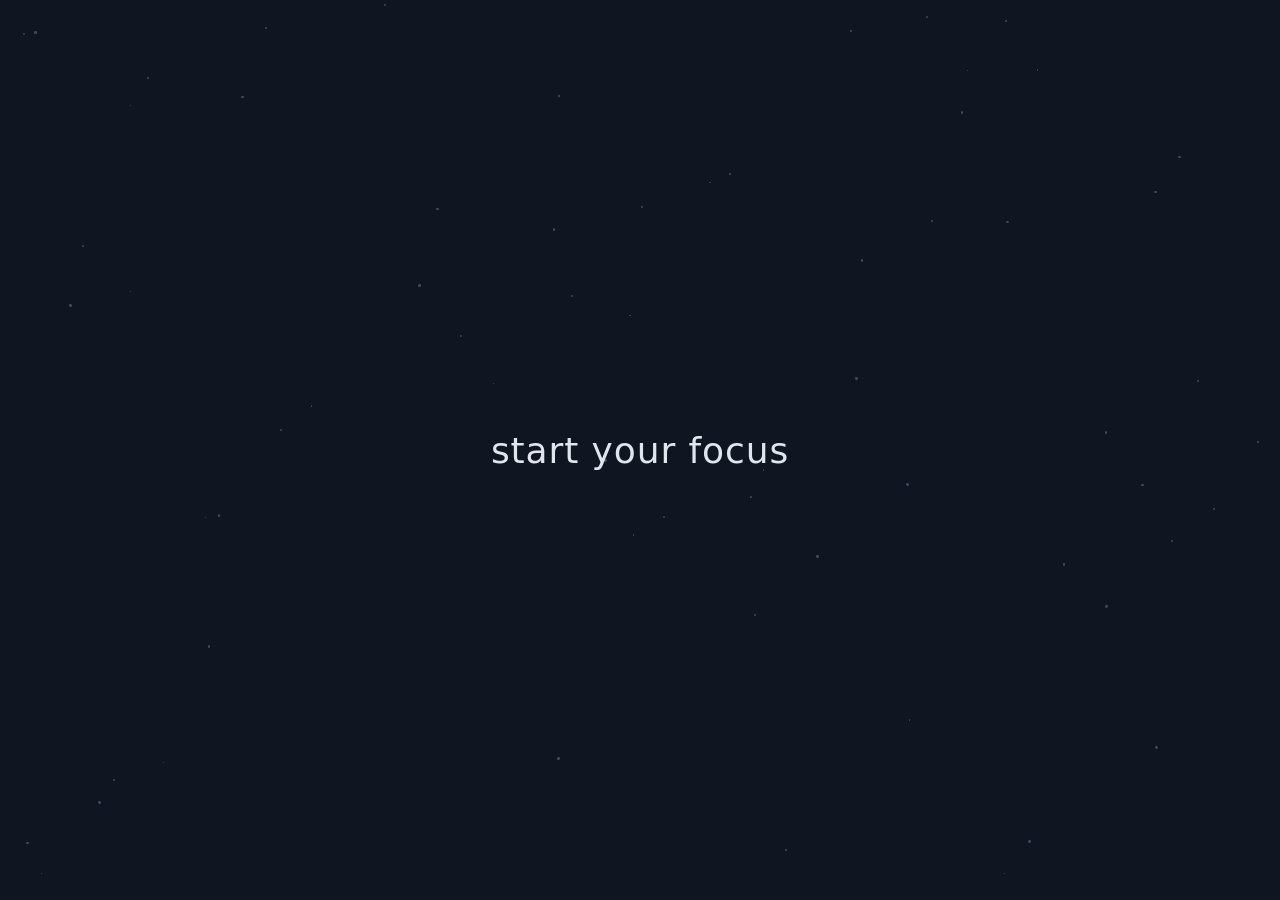
<file: index.html>
<!doctype html>
<html lang="en">
  <head>
    <meta charset="UTF-8" />
    <meta name="viewport" content="width=device-width, initial-scale=1" />
    <meta name="theme-color" content="#101522" />
    <title>Small Focus Game</title>
    <link rel="stylesheet" href="styles.css?v=19" />
    <script src="stars.js?v=3" defer></script>
    <script src="app.js?v=4" defer></script>
  </head>
  <body>
    <main class="focus-app">
      <div class="star-field" aria-hidden="true"></div>
      <section class="start-screen" aria-label="Start">
        <button class="start-button" type="button">start your focus</button>
      </section>
      <section class="menu-screen" aria-label="Game menu" hidden>
        <div class="game-grid">
          <a class="game-card spiral-card" href="wheel/" aria-label="Colourful spiral">
            <img class="menu-game-icon" src="assets/icons/6477916531645017243.svg" alt="" />
            <span class="card-title">Colourful spiral</span>
          </a>
          <a class="game-card planned-card" href="return-to-focus/">
            <span class="planned-label">in planning</span>
            <span class="card-title">return to focus</span>
          </a>
          <a class="game-card planned-card" href="grow-the-vine/">
            <span class="planned-label">in planning</span>
            <span class="card-title">grow the vine</span>
          </a>
          <div class="game-card empty-card" aria-hidden="true"></div>
          <div class="game-card empty-card" aria-hidden="true"></div>
          <div class="game-card empty-card" aria-hidden="true"></div>
          <div class="game-card empty-card" aria-hidden="true"></div>
          <div class="game-card empty-card" aria-hidden="true"></div>
          <div class="game-card empty-card" aria-hidden="true"></div>
        </div>
        <div class="menu-actions">
          <button class="back-button" type="button">← back to start</button>
          <button class="credits-link" type="button">Credits</button>
        </div>
      </section>
      <div class="twinkle-trail" aria-hidden="true"></div>
      <dialog class="credits-dialog" aria-labelledby="credits-title">
        <h2 id="credits-title">Credits</h2>
        <p>Colour palettes from <a href="https://coolors.co/palettes/popular">Coolors</a>.</p>
        <p>Close, automatic-wheel, and score-toggle icons by <a href="https://freeicons.io/profile/714">Raj Dev</a> on <a href="https://freeicons.io">freeicons.io</a>.</p>
        <p>Spiral icon by <a href="https://freeicons.io/profile/5790">ColourCreatype</a> on <a href="https://freeicons.io">freeicons.io</a>.</p>
        <form method="dialog">
          <button class="back-button" type="submit">close</button>
        </form>
      </dialog>
    </main>
  </body>
</html>
</file>
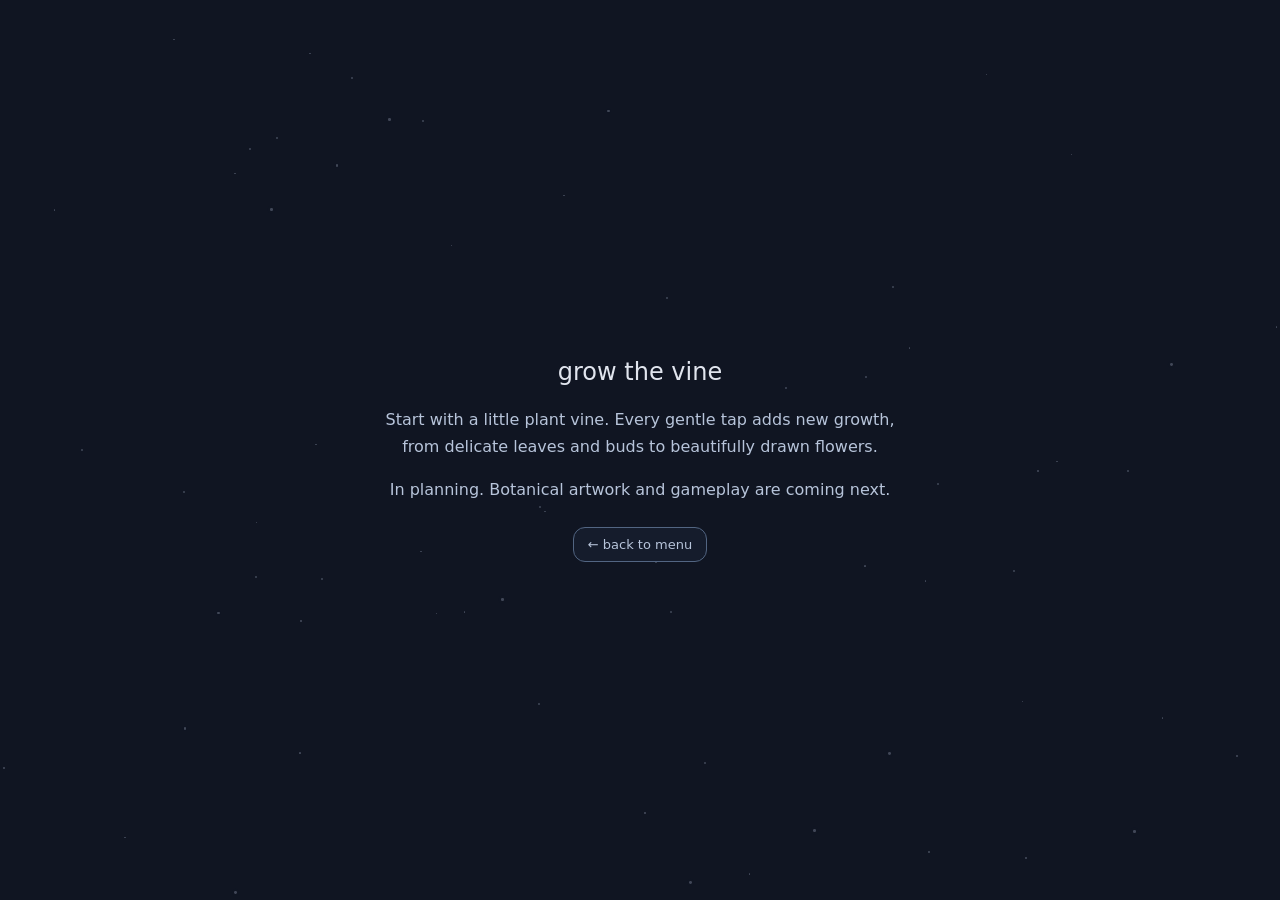
<file: grow-the-vine/index.html>
<!doctype html>
<html lang="en">
  <head>
    <meta charset="UTF-8" />
    <meta name="viewport" content="width=device-width, initial-scale=1" />
    <meta name="theme-color" content="#101522" />
    <title>Grow the vine</title>
    <link rel="stylesheet" href="../styles.css?v=11" />
    <script src="../stars.js?v=3" defer></script>
  </head>
  <body>
    <main class="focus-app">
      <div class="star-field" aria-hidden="true"></div>
      <section class="planning-screen" aria-labelledby="game-title">
        <h1 id="game-title">grow the vine</h1>
        <p>Start with a little plant vine. Every gentle tap adds new growth, from delicate leaves and buds to beautifully drawn flowers.</p>
        <p>In planning. Botanical artwork and gameplay are coming next.</p>
        <a class="back-button" href="../index.html#menu">← back to menu</a>
      </section>
    </main>
  </body>
</html>
</file>
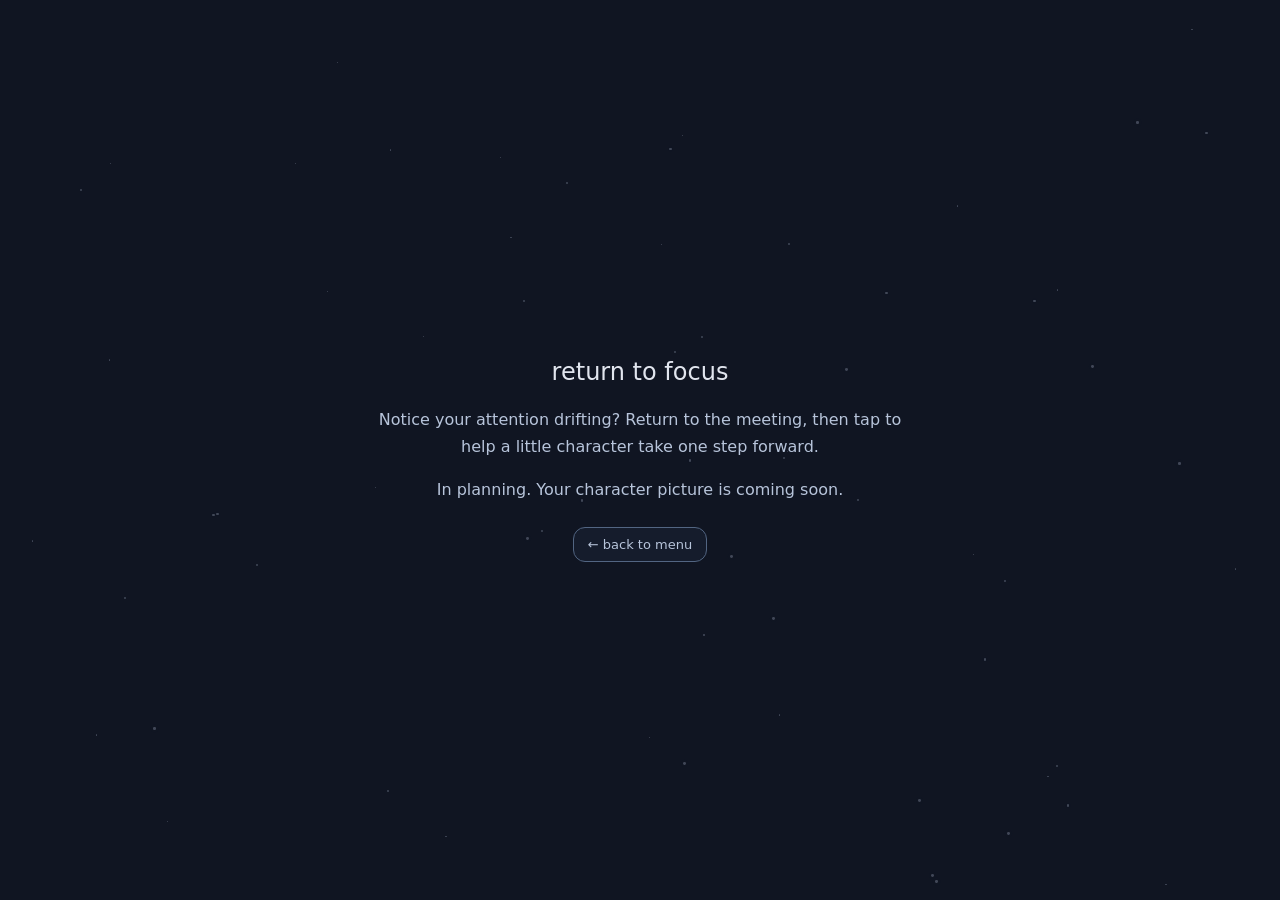
<file: return-to-focus/index.html>
<!doctype html>
<html lang="en">
  <head>
    <meta charset="UTF-8" />
    <meta name="viewport" content="width=device-width, initial-scale=1" />
    <meta name="theme-color" content="#101522" />
    <title>Return to focus</title>
    <link rel="stylesheet" href="../styles.css?v=11" />
    <script src="../stars.js?v=3" defer></script>
  </head>
  <body>
    <main class="focus-app">
      <div class="star-field" aria-hidden="true"></div>
      <section class="planning-screen" aria-labelledby="game-title">
        <h1 id="game-title">return to focus</h1>
        <p>Notice your attention drifting? Return to the meeting, then tap to help a little character take one step forward.</p>
        <p>In planning. Your character picture is coming soon.</p>
        <a class="back-button" href="../index.html#menu">← back to menu</a>
      </section>
    </main>
  </body>
</html>
</file>
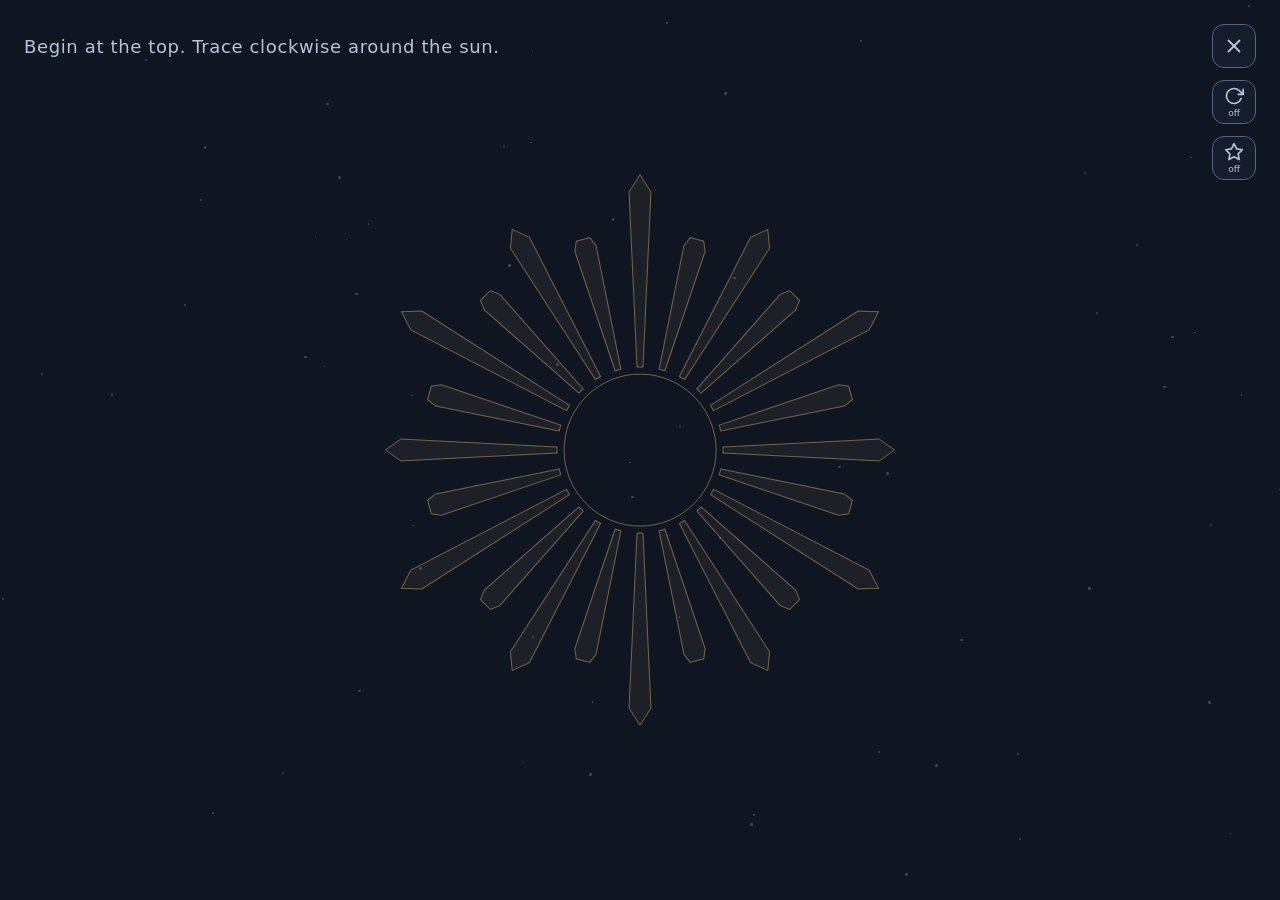
<file: wheel/index.html>
<!doctype html>
<html lang="en">
  <head>
    <meta charset="UTF-8" />
    <meta name="viewport" content="width=device-width, initial-scale=1" />
    <meta name="theme-color" content="#101522" />
    <title>Colourful spiral</title>
    <link rel="stylesheet" href="../styles.css?v=23" />
    <script src="../stars.js?v=3" defer></script>
    <script src="wheel.js?v=28" defer></script>
  </head>
  <body>
    <main class="focus-app">
      <div class="star-field" aria-hidden="true"></div>
      <div class="wheel-hint">
        <p>Begin at the top. Trace clockwise around the sun.</p>
        <span class="hint-twinkles" aria-hidden="true">
          <span class="twinkle"></span>
          <span class="twinkle"></span>
          <span class="twinkle"></span>
          <span class="twinkle"></span>
        </span>
      </div>
      <a class="close-wheel" href="../#menu" aria-label="Back to game menu" title="Back to game menu">
        <span class="close-icon" aria-hidden="true"></span>
      </a>
      <button class="auto-toggle" type="button" aria-label="Automatic Colourful spiral" aria-pressed="false" title="Automatic Colourful spiral: off">
        <span class="auto-icon" aria-hidden="true"></span>
        <span class="auto-state">off</span>
      </button>
      <button class="score-toggle" type="button" aria-label="Show score" aria-pressed="false" aria-controls="spin-counter" title="Score: off">
        <span class="score-icon" aria-hidden="true"></span>
        <span class="score-state">off</span>
      </button>
      <section class="wheel-screen" aria-label="Colourful spiral">
        <div class="colour-wheel" role="group" aria-label="Twenty-four rays of different lengths radiating from an open centre"></div>
      </section>
    </main>
  </body>
</html>
</file>
<file: styles.css>
:root {
  color-scheme: dark;
  font-family: ui-sans-serif, system-ui, -apple-system, BlinkMacSystemFont, "Segoe UI", sans-serif;
  background: #101522;
  color: #e1e5ee;
}

* { box-sizing: border-box; }
body { margin: 0; }
button { font: inherit; }
[hidden] { display: none !important; }

.focus-app {
  min-height: 100svh;
  display: grid;
  place-items: center;
  padding: 48px;
}

.start-screen, .menu-screen, .wheel-screen { position: relative; transition: opacity 400ms ease; }
.star-field, .twinkle-trail {
  position: fixed;
  inset: 0;
  overflow: hidden;
  pointer-events: none;
}
.star {
  position: absolute;
  width: var(--size);
  height: var(--size);
  border-radius: 50%;
  background: #d2def8;
  box-shadow: 0 0 7px #bbd2ff55;
  opacity: .25;
  animation: star-blink var(--duration) ease-in-out infinite;
  animation-delay: var(--delay);
}
.twinkle {
  position: absolute;
  width: var(--size);
  height: var(--size);
  background: #dce7ff;
  clip-path: polygon(50% 0%, 61% 39%, 100% 50%, 61% 61%, 50% 100%, 39% 61%, 0% 50%, 39% 39%);
  animation: trail-fade 800ms ease-out forwards;
}
@keyframes star-blink {
  0%, 100% { opacity: .15; transform: scale(.8); }
  50% { opacity: .8; transform: scale(1.15); }
}
@keyframes trail-fade {
  from { opacity: .85; transform: translate(-50%, -50%) scale(1) rotate(0deg); }
  to { opacity: 0; transform: translate(-50%, calc(-50% + 16px)) scale(.2) rotate(45deg); }
}
.is-leaving { opacity: 0; }

.start-button {
  position: relative;
  border: 0;
  border-radius: 18px;
  padding: 20px 28px;
  background: transparent;
  color: inherit;
  font-size: clamp(24px, 3vw, 36px);
  font-weight: 300;
  letter-spacing: .025em;
  cursor: pointer;
  animation: fade-in 650ms ease both;
  transition: color 250ms ease, background 250ms ease;
}
.start-button:hover { color: #fff; background: #ffffff04; }
button:focus-visible, a:focus-visible { outline: 2px solid #adc2eb; outline-offset: 7px; }

.menu-screen { width: min(100%, 1100px); }
.menu-actions {
  display: grid;
  grid-template-columns: 1fr auto 1fr;
  align-items: center;
  margin-top: 24px;
}
.menu-actions .back-button { grid-column: 2; margin: 0; }
.menu-actions .credits-link { grid-column: 3; justify-self: end; }
.back-button {
  display: block;
  margin: 24px auto 0;
  padding: 9px 14px;
  border: 1px solid #526582;
  border-radius: 12px;
  background: #151c2c;
  color: #b7c4da;
  font-size: 13px;
  cursor: pointer;
  animation: fade-in 650ms ease both;
  transition: background 220ms ease, color 220ms ease;
}
.back-button:hover { background: #202a3e; color: #e1e5ee; }
.game-grid {
  display: grid;
  grid-template-columns: repeat(3, minmax(0, 1fr));
  gap: clamp(20px, 4vw, 52px);
}
.game-card {
  position: relative;
  display: block;
  width: 100%;
  aspect-ratio: 1.72;
  padding: 0;
  overflow: hidden;
  border: 0;
  border-radius: 20px;
  background: #151c2c;
  animation: fade-in 650ms ease both;
  animation-delay: calc(var(--card-index, 0) * 45ms);
}
.game-card::after {
  content: "";
  position: absolute;
  inset: 0;
  border: 1px solid #526582;
  border-radius: inherit;
  pointer-events: none;
  transition: border-width 220ms ease, border-color 220ms ease;
}
.game-card:hover::after,
.game-card:focus-visible::after { border-width: 3px; border-color: #a4b9db; }
.spiral-card { cursor: pointer; display: grid; place-items: center; }
.menu-game-icon { width: 64px; height: 64px; max-width: 30%; max-height: 45%; margin-bottom: 24px; }
.planned-card { display: grid; place-items: center; text-decoration: none; }
.planned-label { color: #93a2ba; font-size: 13px; }
.planning-screen { position: relative; width: min(100%, 540px); text-align: center; }
.planning-screen h1 { font-weight: 300; }
.planning-screen p { color: #b7c4da; line-height: 1.7; }
.planning-screen .back-button { width: fit-content; text-decoration: none; }
.card-title {
  position: absolute;
  inset: auto 0 0;
  padding: 28px 16px 14px;
  background: linear-gradient(transparent, #101522cc);
  color: #f0f3fa;
  font-size: 15px;
  text-align: left;
}
.wheel-screen { animation: fade-in 650ms ease both; }
.wheel-screen:focus { outline: none; }
.wheel-hint {
  position: fixed;
  top: 24px;
  left: 24px;
  padding: 12px 0;
  color: #b7c4da;
  font-size: 18px;
  font-weight: 300;
  letter-spacing: .035em;
  pointer-events: none;
}
.wheel-hint p { margin: 0; }
.hint-twinkles { position: absolute; inset: -8px; }
.hint-twinkles .twinkle {
  --size: 7px;
  opacity: 0;
  animation: hint-twinkle 3.6s ease-out infinite;
}
.hint-twinkles .twinkle:nth-child(1) { left: 5%; top: 20%; animation-delay: -.4s; }
.hint-twinkles .twinkle:nth-child(2) { left: 45%; top: 5%; animation-delay: -1.3s; }
.hint-twinkles .twinkle:nth-child(3) { left: 95%; top: 40%; animation-delay: -2.2s; }
.hint-twinkles .twinkle:nth-child(4) { left: 65%; top: 85%; animation-delay: -3.1s; }
@keyframes hint-twinkle {
  0%, 35%, 100% { opacity: 0; transform: translate(-50%, -50%) scale(.2) rotate(45deg); }
  8% { opacity: .8; transform: translate(-50%, -50%) scale(1) rotate(0deg); }
  30% { opacity: 0; transform: translate(-50%, calc(-50% + 8px)) scale(.2) rotate(45deg); }
}
.close-wheel {
  position: fixed;
  top: 24px;
  right: 24px;
  display: grid;
  place-items: center;
  width: 44px;
  height: 44px;
  border: 1px solid #526582;
  border-radius: 12px;
  background: #151c2c;
  color: #b7c4da;
  transition: color 220ms ease, background 220ms ease;
}
.close-wheel:hover { background: #202a3e; color: #e1e5ee; }
.auto-toggle, .score-toggle {
  position: fixed;
  top: 80px;
  right: 24px;
  width: 44px;
  height: 44px;
  display: grid;
  place-items: center;
  padding: 4px;
  border: 1px solid #526582;
  border-radius: 12px;
  background: #151c2c;
  color: #b7c4da;
  cursor: pointer;
  transition: background 180ms ease, color 180ms ease, border-color 180ms ease;
}
.auto-toggle:hover, .score-toggle:hover { background: #202a3e; }
.auto-toggle[aria-pressed="true"], .score-toggle[aria-pressed="true"] {
  background: #304566;
  border-color: #adc2eb;
  color: #fff;
}
.auto-icon {
  width: 20px;
  height: 20px;
  background: currentColor;
  mask: url('assets/icons/8701477911543238916.svg') center / contain no-repeat;
  -webkit-mask: url('assets/icons/8701477911543238916.svg') center / contain no-repeat;
}
.auto-state, .score-state { font-size: 9px; line-height: 1; }
.score-toggle { top: 136px; }
.score-icon {
  width: 20px;
  height: 20px;
  background: currentColor;
  mask: url('assets/icons/2177044471543238929.svg') center / contain no-repeat;
  -webkit-mask: url('assets/icons/2177044471543238929.svg') center / contain no-repeat;
}
.spin-counter[hidden] { display: none; }
.close-icon {
  width: 22px;
  height: 22px;
  background: currentColor;
  mask: url('assets/icons/5299154331543238955.svg') center / contain no-repeat;
  -webkit-mask: url('assets/icons/5299154331543238955.svg') center / contain no-repeat;
}
.credits-link {
  display: block;
  margin: 0;
  padding: 6px 10px;
  border: 0;
  border-radius: 8px;
  background: transparent;
  color: #93a2ba;
  font-size: 12px;
  text-decoration: underline;
  text-underline-offset: 3px;
  cursor: pointer;
}
.credits-link:hover { color: #e1e5ee; }
.credits-dialog {
  width: min(420px, calc(100% - 48px));
  padding: 28px;
  border: 1px solid #526582;
  border-radius: 20px;
  background: #151c2c;
  color: #e1e5ee;
  text-align: center;
  animation: fade-in 250ms ease both;
}
.credits-dialog::backdrop { background: #080d18bb; }
.credits-dialog h2 { margin: 0 0 24px; font-weight: 400; }
.credits-dialog p { line-height: 1.6; font-size: 14px; }
.credits-dialog a { color: #adc2eb; }
.colour-wheel {
  position: relative;
  width: min(70vw, 65svh, 520px);
  touch-action: none;
  user-select: none;
  -webkit-user-select: none;
  aspect-ratio: 1;
}
.colour-wheel::before {
  content: '';
  position: absolute;
  left: 50%;
  top: 50%;
  width: 29%;
  aspect-ratio: 1;
  transform: translate(-50%, -50%);
  border: 1px solid #c9aa6b88;
  border-radius: 50%;
  pointer-events: none;
}
.spin-counter {
  position: absolute;
  left: 50%;
  top: 50%;
  width: 21%;
  height: 15%;
  transform: translate(-50%, -50%);
  pointer-events: none;
}
.spin-counter svg {
  width: 100%;
  height: 100%;
  overflow: visible;
}
.spin-counter path {
  fill: none;
  stroke: #c9aa6b99;
  stroke-width: 1.2;
  stroke-linejoin: miter;
}
.wheel-component {
  position: absolute;
  height: min(24px, 4.6%);
  transform: translateY(-50%) rotate(var(--ray-angle));
  transform-origin: left center;
}
.wheel-component svg {
  display: block;
  width: 100%;
  height: 100%;
  overflow: visible;
  pointer-events: none;
  transition: filter 180ms ease;
}
.wheel-component polygon {
  fill: #c9aa6b14;
  stroke: #c9aa6b88;
  stroke-width: 1;
  stroke-linejoin: miter;
  transition: fill 180ms ease, stroke 180ms ease;
}
.wheel-component::after {
  content: '';
  position: absolute;
  inset: -5px -20px -5px -5px;
}
.wheel-component.is-active polygon {
  fill: var(--active-colour);
  stroke: var(--active-colour);
}
.wheel-component.is-active svg {
  filter: drop-shadow(0 0 8px var(--active-colour));
}

.wheel-component.is-trailing polygon {
  animation: ray-trail 700ms ease-out forwards;
}
.wheel-component.is-companion polygon {
  animation: ray-trail 950ms ease-out forwards;
}
@keyframes ray-trail {
  from { fill: var(--active-colour); stroke: var(--active-colour); }
  to { fill: #c9aa6b14; stroke: #c9aa6b88; }
}

@keyframes fade-in { from { opacity: 0; } to { opacity: 1; } }

@media (max-width: 700px) {
  .focus-app { padding: 28px; }
  .game-grid { grid-template-columns: repeat(2, minmax(0, 1fr)); gap: 20px; }
  .game-card { border-radius: 15px; }
}
@media (max-width: 420px) {
  .focus-app { padding: 24px; }
  .game-grid { grid-template-columns: 1fr; }
}
@media (prefers-reduced-motion: reduce) {
  *, *::after { animation: none !important; transition: none !important; }
}
</file>
